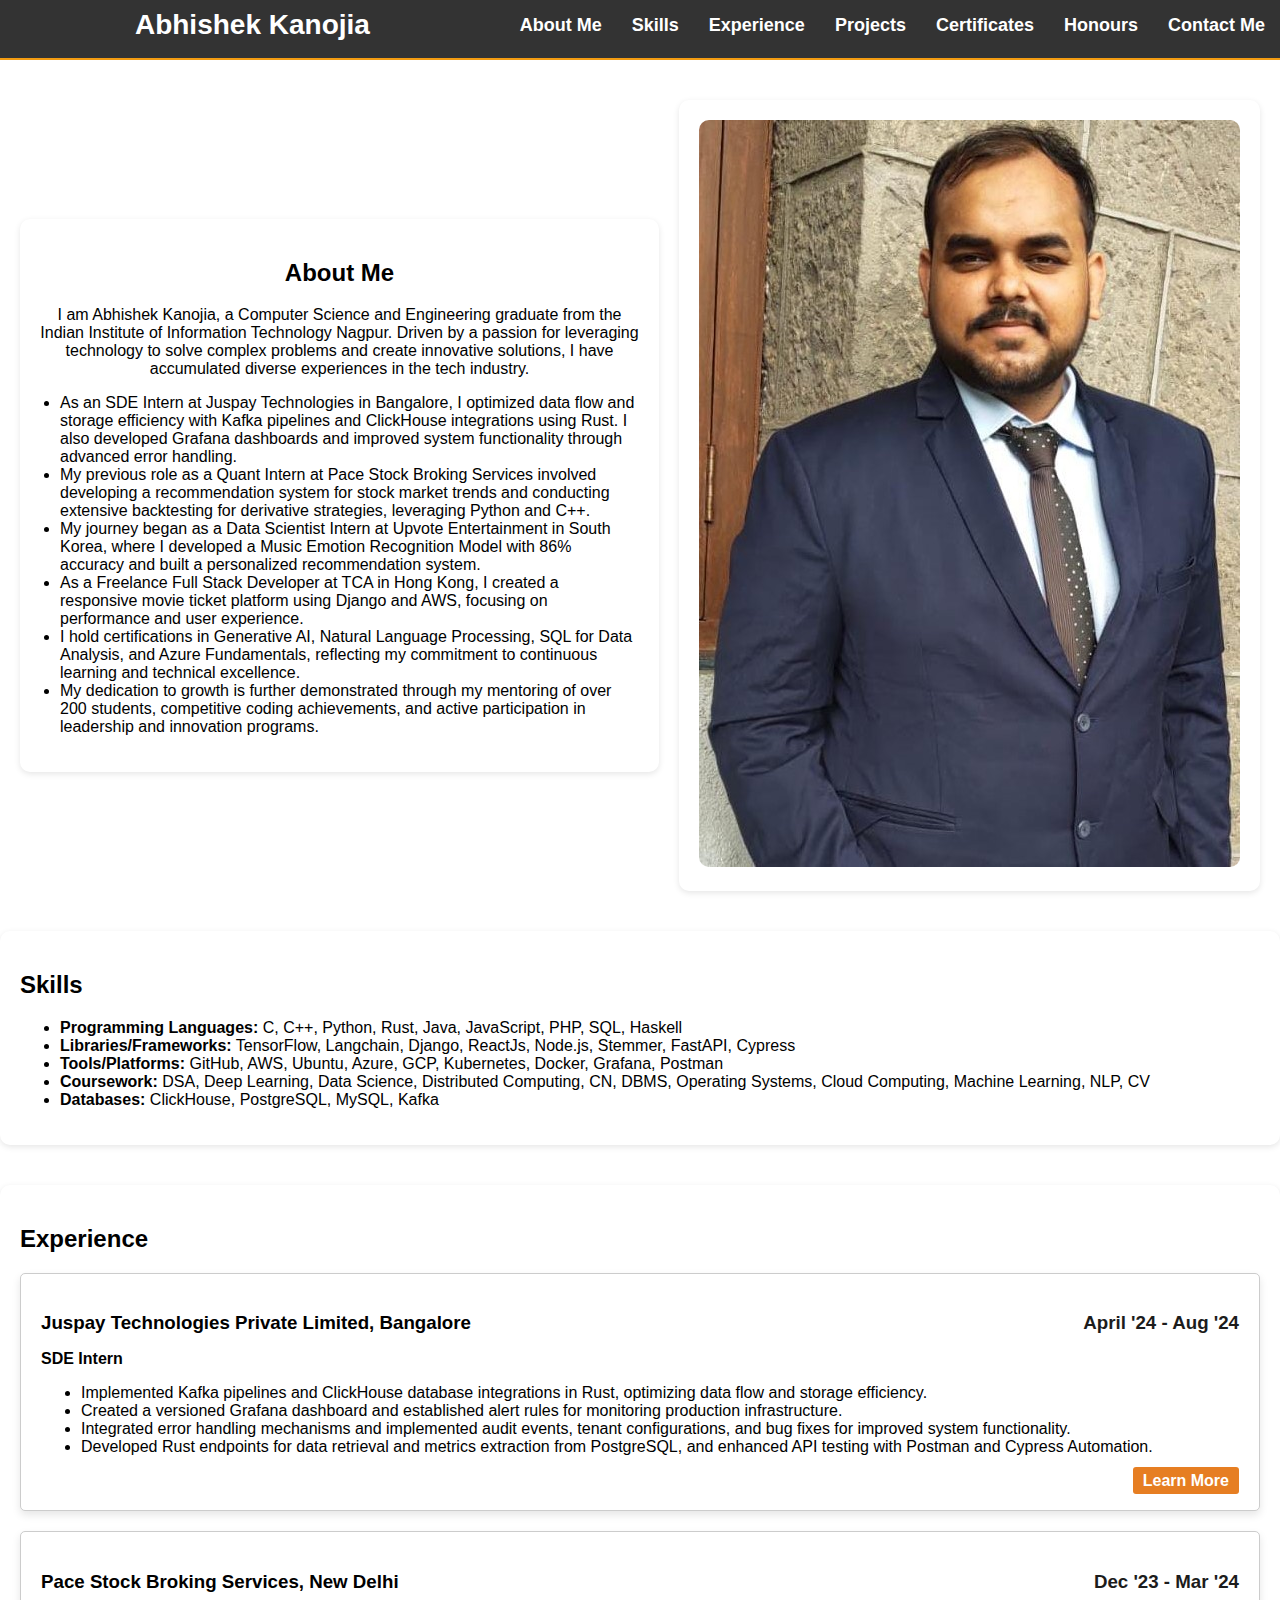
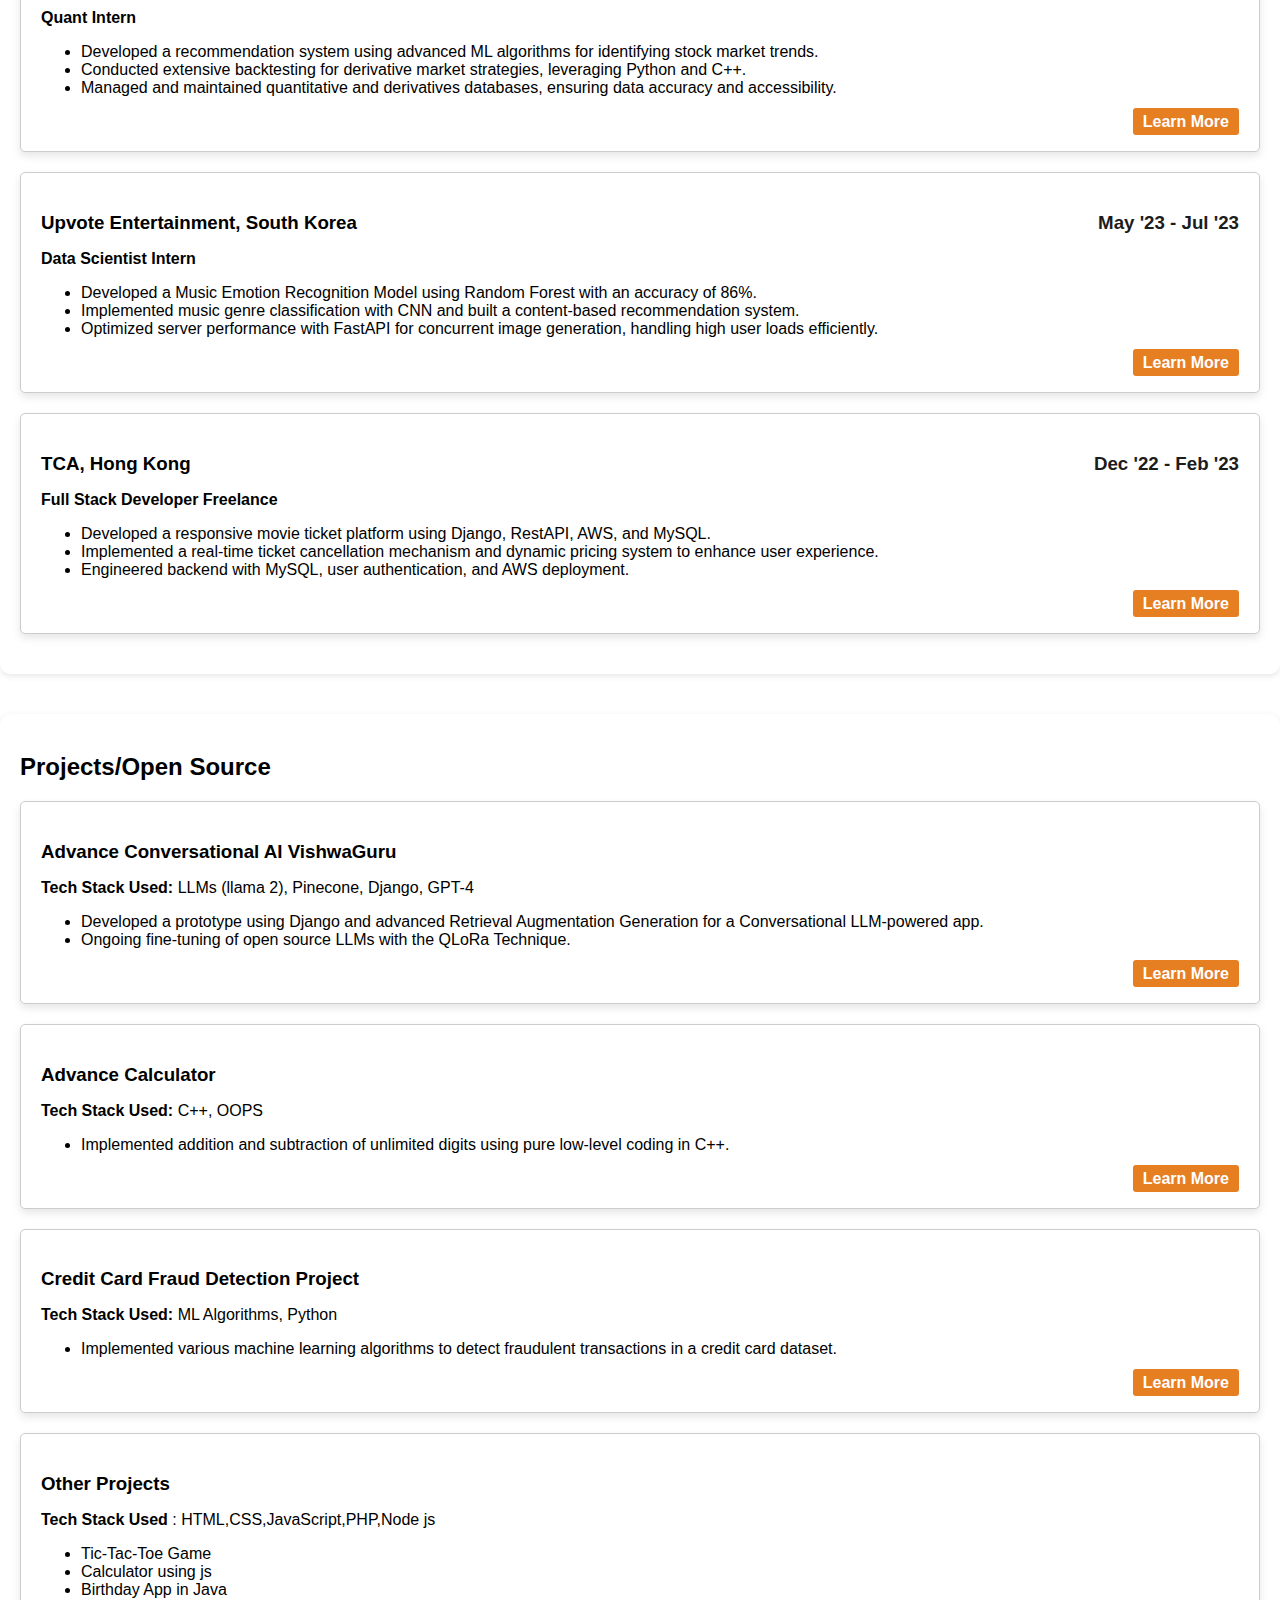
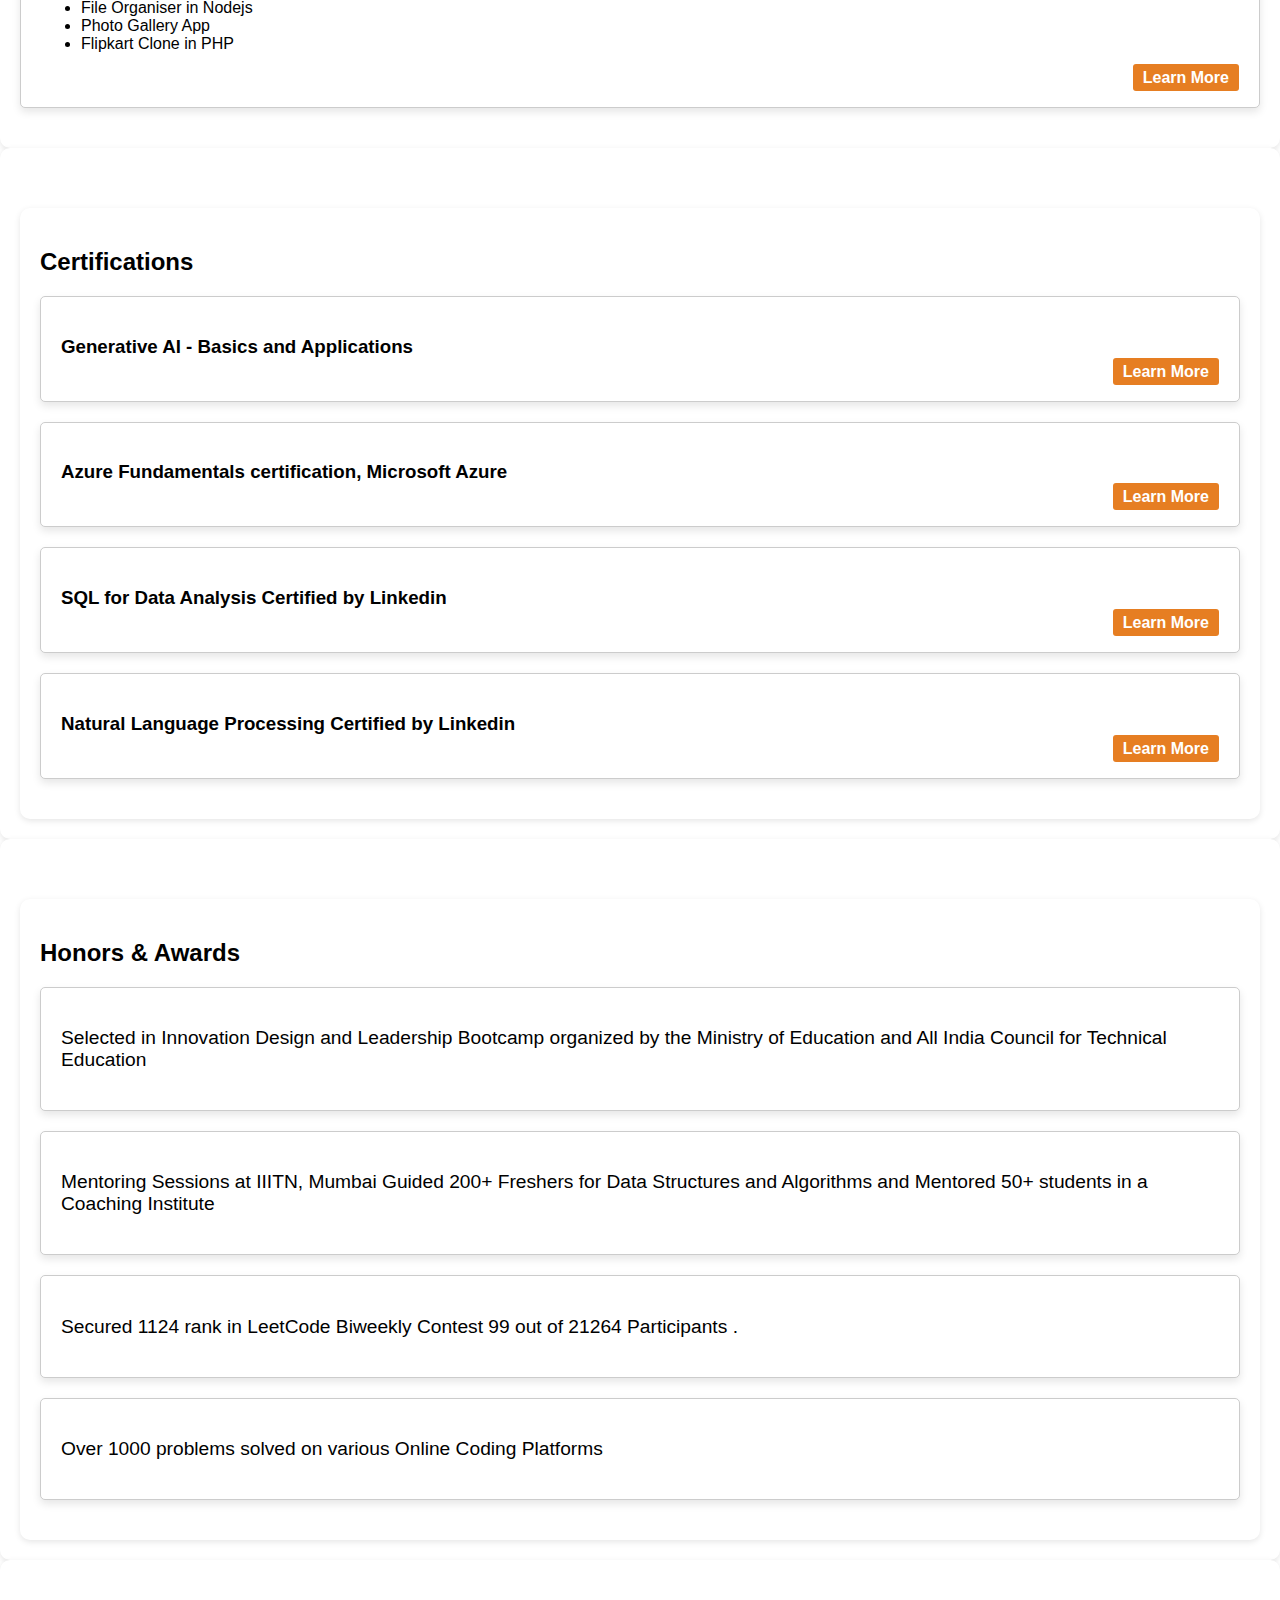
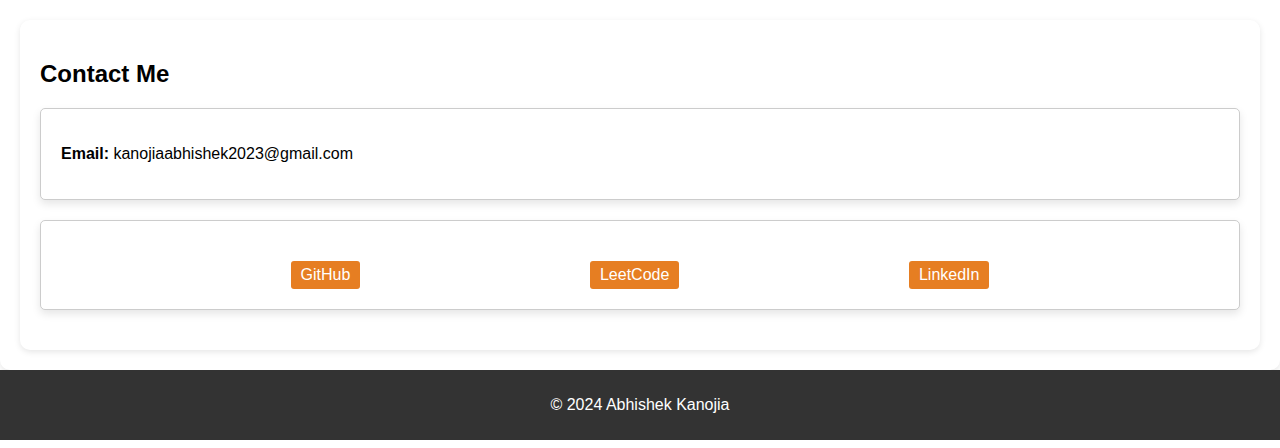
<file: index.html>
<!DOCTYPE html>
<html lang="en">

<head>
    <meta charset="UTF-8">
    <meta name="viewport" content="width=device-width, initial-scale=1.0">
    <title>Abhishek Kanojia - Portfolio</title>
    <link rel="stylesheet" href="style.css">
</head>

<script>
    // script.js
        document.addEventListener('DOMContentLoaded', function () {
            const menuToggle = document.getElementById('menu-toggle');
            const mainNav = document.getElementById('main-nav');

            menuToggle.addEventListener('click', function () {
                mainNav.classList.toggle('active');
            });
        });

</script>
<body>
    <header>
        <h1 class="logo" style = 'text-align: center;'>Abhishek Kanojia</h1>
        <button class="menu-toggle" id="menu-toggle">
            <span class="menu-icon"></span>
            <span class="menu-icon"></span>
            <span class="menu-icon"></span>
        </button>
        <nav class="main-nav" id="main-nav">
            <ul>
                <li><a href="#about">About Me</a></li>
                <li><a href="#skills">Skills</a></li>
                <li><a href="#experience">Experience</a></li>
                <li><a href="#project">Projects</a></li>
                <li><a href="#certificates">Certificates</a></li>
                <li><a href="#awards">Honours</a></li>
                <li><a href="#contact">Contact Me</a></li>
            </ul>
        </nav>
    </header>

    <section id="about" class="about">
        <div class="card-row">
            <div class="about-card card">
                <h2>About Me</h2>
                <p>
                    I am Abhishek Kanojia, a Computer Science and Engineering graduate from the Indian Institute of
                    Information Technology Nagpur. Driven by a passion for leveraging technology to solve complex
                    problems and create innovative solutions, I have accumulated diverse experiences in the tech
                    industry.
                </p>
                <ul class="points">
                    <li>As an SDE Intern at Juspay Technologies in Bangalore, I optimized data flow and storage
                        efficiency with Kafka pipelines and ClickHouse integrations using Rust. I also developed Grafana
                        dashboards and improved system functionality through advanced error handling.</li>
                    <li>My previous role as a Quant Intern at Pace Stock Broking Services involved developing a
                        recommendation system for stock market trends and conducting extensive backtesting for
                        derivative strategies, leveraging Python and C++.</li>
                    <li>My journey began as a Data Scientist Intern at Upvote Entertainment in South Korea, where I
                        developed a Music Emotion Recognition Model with 86% accuracy and built a personalized
                        recommendation system.</li>
                    <li>As a Freelance Full Stack Developer at TCA in Hong Kong, I created a responsive movie ticket
                        platform using Django and AWS, focusing on performance and user experience.</li>
                    <li>I hold certifications in Generative AI, Natural Language Processing, SQL for Data Analysis, and
                        Azure Fundamentals, reflecting my commitment to continuous learning and technical excellence.
                    </li>
                    <li>My dedication to growth is further demonstrated through my mentoring of over 200 students,
                        competitive coding achievements, and active participation in leadership and innovation programs.
                    </li>
                </ul>
            </div>
            <div class="photo-card card">
                <img src="new_abhi1.jpg" alt="Abhishek Kanojia" />
            </div>
        </div>
    </section>

    <section id="skills" class="skills-card card">
        <h2>Skills</h2>
        <ul>
            <li><strong>Programming Languages:</strong> C, C++, Python, Rust, Java, JavaScript, PHP, SQL, Haskell</li>
            <li><strong>Libraries/Frameworks:</strong> TensorFlow, Langchain, Django, ReactJs, Node.js, Stemmer,
                FastAPI, Cypress</li>
            <li><strong>Tools/Platforms:</strong> GitHub, AWS, Ubuntu, Azure, GCP, Kubernetes, Docker, Grafana, Postman
            </li>
            <li><strong>Coursework:</strong> DSA, Deep Learning, Data Science, Distributed Computing, CN, DBMS,
                Operating Systems, Cloud Computing, Machine Learning, NLP, CV</li>
            <li><strong>Databases:</strong> ClickHouse, PostgreSQL, MySQL, Kafka</li>
        </ul>
    </section>

    <section id="experience" class="experience-card card">
        <h2>Experience</h2>
        <div class="internship-card">
            <div class="experience-details">
                <h3 class="company-date">Juspay Technologies Private Limited, Bangalore <span class="date">April '24 -
                        Aug '24</span></h3>
                <p class="company"><strong>SDE Intern</strong></p>
                <ul class="description">
                    <li>Implemented Kafka pipelines and ClickHouse database integrations in Rust, optimizing data flow
                        and storage efficiency.</li>
                    <li>Created a versioned Grafana dashboard and established alert rules for monitoring production
                        infrastructure.</li>
                    <li>Integrated error handling mechanisms and implemented audit events, tenant configurations, and
                        bug fixes for improved system functionality.</li>
                    <li>Developed Rust endpoints for data retrieval and metrics extraction from PostgreSQL, and enhanced
                        API testing with Postman and Cypress Automation.</li>
                </ul>
                <div class="learn-more">
                    <a href="https://www.linkedin.com/posts/abhishek-kanojia-ai_juspay-sde-activity-7188614273982500865-G_Z4?utm_source=share&utm_medium=member_desktop"
                        target="_blank" class="learn-more">Learn More</a>
                </div>
            </div>
        </div>

        <div class="internship-card">
            <div class="experience-details">
                <h3 class="company-date">Pace Stock Broking Services, New Delhi <span class="date">Dec '23 - Mar
                        '24</span></h3>
                <p class="company"><strong>Quant Intern</strong></p>
                <ul class="description">
                    <li>Developed a recommendation system using advanced ML algorithms for identifying stock market
                        trends.</li>
                    <li>Conducted extensive backtesting for derivative market strategies, leveraging Python and C++.
                    </li>
                    <li>Managed and maintained quantitative and derivatives databases, ensuring data accuracy and
                        accessibility.</li>
                </ul>
                <div class="learn-more">
                    <a href="https://www.linkedin.com/posts/abhishek-kanojia-ai_quantintern-highfrequencytrading-financetechnology-activity-7146752190357946368-GntI?utm_source=share&utm_medium=member_desktop"
                        target="_blank" class="learn-more">Learn More</a>
                </div>
            </div>
        </div>

        <div class="internship-card">
            <div class="experience-details">
                <h3 class="company-date">Upvote Entertainment, South Korea <span class="date">May '23 - Jul '23</span>
                </h3>
                <p class="company"><strong>Data Scientist Intern</strong></p>
                <ul class="description">
                    <li>Developed a Music Emotion Recognition Model using Random Forest with an accuracy of 86%.</li>
                    <li>Implemented music genre classification with CNN and built a content-based recommendation system.
                    </li>
                    <li>Optimized server performance with FastAPI for concurrent image generation, handling high user
                        loads efficiently.</li>
                </ul>
                <div class="learn-more">
                    <a href="https://www.linkedin.com/posts/abhishek-kanojia-ai_datascience-internshipjourney-machinelearning-activity-7094712953244950529-J6Hc?utm_source=share&utm_medium=member_desktop"
                        target="_blank" class="learn-more">Learn More</a>
                </div>
            </div>
        </div>

        <div class="internship-card">
            <div class="experience-details">
                <h3 class="company-date">TCA, Hong Kong <span class="date">Dec '22 - Feb '23</span></h3>
                <p class="company"><strong>Full Stack Developer Freelance</strong></p>
                <ul class="description">
                    <li>Developed a responsive movie ticket platform using Django, RestAPI, AWS, and MySQL.</li>
                    <li>Implemented a real-time ticket cancellation mechanism and dynamic pricing system to enhance user
                        experience.</li>
                    <li>Engineered backend with MySQL, user authentication, and AWS deployment.</li>
                </ul>
                <div class="learn-more">
                    <a href="https://github.com/Abhitator216/TCA_HK_Movies_Ticketing" target="_blank"
                        class="learn-more">Learn More</a>
                </div>
            </div>
        </div>
    </section>

    <section id="project" class="experience-card card">
        <h2>Projects/Open Source</h2>
        <div class="internship-card">
            <div class="experience-details">
                <h3 class="company-date">Advance Conversational AI VishwaGuru</h3>
                <p class="company"><strong>Tech Stack Used:</strong> LLMs (llama 2), Pinecone, Django, GPT-4</p>
                <ul class="description">
                    <li>Developed a prototype using Django and advanced Retrieval Augmentation Generation for a
                        Conversational LLM-powered app.</li>
                    <li>Ongoing fine-tuning of open source LLMs with the QLoRa Technique.</li>
                </ul>
                <div class="learn-more">
                    <a href="https://github.com/Abhitator216/Chat_with_Bhagvadgeeta" target="_blank"
                        class="learn-more">Learn More</a>
                </div>
            </div>
        </div>

        <div class="internship-card">
            <div class="experience-details">
                <h3 class="company-date">Advance Calculator</h3>
                <p class="company"><strong>Tech Stack Used:</strong> C++, OOPS</p>
                <ul class="description">
                    <li>Implemented addition and subtraction of unlimited digits using pure low-level coding in C++.
                    </li>
                </ul>
                <div class="learn-more">
                    <a href="https://github.com/horizon3902/Unlimited-Integer" target="_blank" class="learn-more">Learn
                        More</a>
                </div>
            </div>
        </div>

        <div class="internship-card">
            <div class="experience-details">
                <h3 class="company-date">Credit Card Fraud Detection Project</h3>
                <p class="company"><strong>Tech Stack Used:</strong> ML Algorithms, Python</p>
                <ul class="description">
                    <li>Implemented various machine learning algorithms to detect fraudulent transactions in a credit
                        card dataset.</li>
                </ul>
                <div class="learn-more">
                    <a href="https://github.com/Abhitator216/Credit-Card-Fraud-Detection" target="_blank"
                        class="learn-more">Learn
                        More</a>
                </div>
            </div>
        </div>

        <div class="internship-card">
            <div class="experience-details">

                <h3 class="company-date">Other Projects </h3>

                <p class="company"><strong>Tech Stack Used </strong> : HTML,CSS,JavaScript,PHP,Node js </p>
                <ul class="description">
                    <li>Tic-Tac-Toe Game </li>
                    <li>Calculator using js </li>
                    <li>Birthday App in Java</li>
                    <li>File Organiser in Nodejs</li>
                    <li>Photo Gallery App</li>
                    <li>Flipkart Clone in PHP</li>
                </ul>
                <div class="learn-more">
                    <a href="https://github.com/chiraggarg890/CAkart" target="_blank" class="learn-more">Learn More</a>
                </div>
            </div>
        </div>

    </section>

    <section id="certificates" class="certificates-card card">
        <!-- Certificates  -->
        <div id="certificates" class="experience-card card">
            <h2>Certifications</h2>
            <div class="internship-card">
                <div class="experience-details">

                    <h3 class="company-date"> Generative AI - Basics and Applications </h3>
                    <div class="learn-more">
                        <a href="https://www.coursera.org/account/accomplishments/certificate/TYM49DMARHWM"
                            target="_blank" class="learn-more">Learn More</a>
                    </div>
                </div>
            </div>
            <div class="internship-card">
                <div class="experience-details">

                    <h3 class="company-date">Azure Fundamentals certification, Microsoft Azure</h3>
                    <div class="learn-more">
                        <a href="https://www.credly.com/badges/7dbdb8d0-c79c-4d36-a899-7a6b0f75d1fd" target="_blank"
                            class="learn-more">Learn More</a>
                    </div>
                </div>

            </div>
            <div class="internship-card">
                <div class="experience-details">

                    <h3 class="company-date"> SQL for Data Analysis Certified by Linkedin</h3>
                    <div class="learn-more">
                        <a href="https://www.linkedin.com/learning/certificates/9328c1d71063762e8fda8126d8ec18d71e2b9ee072878f3ef72ee4cbf6ea7670?lipi=urn%3Ali%3Apage%3Ad_flagship3_profile_view_base%3B8V41IMmrR2mMA9ziZfTpRA%3D%3D"
                            target="_blank" class="learn-more">Learn More</a>
                    </div>
                </div>
            </div>
            <div class="internship-card">
                <div class="experience-details">

                    <h3 class="company-date"> Natural Language Processing Certified by Linkedin</h3>
                    <div class="learn-more">
                        <a href="https://www.linkedin.com/learning/certificates/fe21d8bc9f1c575f677197e849f3568a1f2646e7a40ca86973e026a88b5b4013"
                            target="_blank" class="learn-more">Learn More</a>
                    </div>
                </div>
            </div>


        </div>
    </section>

    <section id="awards" class="honours-card card">
        <div id="awards" class="experience-card card">
            <h2>Honors & Awards</h2>
            <div class="internship-card">
                <div class="experience-details">

                    <p class="myclass">Selected in Innovation Design and Leadership Bootcamp organized by the Ministry
                        of
                        Education and All India Council for Technical Education</p>
                    <!-- <div class="learn-more">
                            <a href="#" class="learn-more">Learn More</a>
                        </div> -->
                </div>

            </div>
            <div class="internship-card">
                <div class="experience-details">

                    <p class="myclass"> Mentoring Sessions at IIITN, Mumbai Guided 200+ Freshers for Data Structures and
                        Algorithms and Mentored 50+ students in a Coaching Institute</p>
                    <!-- <div class="learn-more">
                            <a href="#" class="learn-more">Learn More</a>
                        </div> -->
                </div>
            </div>
            <div class="internship-card">
                <div class="experience-details">

                    <p class="myclass">Secured 1124 rank in LeetCode Biweekly Contest 99 out of 21264 Participants .
                        </p3>
                        <!-- <div class="learn-more">
                            <a href="#" class="learn-more">Learn More</a>
                        </div> -->
                </div>
            </div>
            <div class="internship-card">
                <div class="experience-details">

                    <p class="myclass">Over 1000 problems solved on various Online Coding Platforms</p>
                    <!-- <div class="learn-more">
                            <a href="#" class="learn-more">Learn More</a>
                        </div> -->
                </div>
            </div>

        </div>
    </section>

    <section id="contact" class="contact-card card">
        <div id="contact" class="experience-card card">
            <h2>Contact Me</h2>
            <div class="internship-card">
                <div class="contact-details">
                    <p><strong>Email:</strong> kanojiaabhishek2023@gmail.com</p>
                    <!-- <p><strong>Phone:</strong> 9082419386 -->
                    <p>
                </div>

            </div>
            <div class="internship-card">
                <div class="experience-details">
                    <div class="profile-links">
                        <a href="https://github.com/Abhitator216" target="_blank">GitHub</a>
                        <a href="https://leetcode.com/abhitator007/" target="_blank">LeetCode</a>
                        <a href="https://www.linkedin.com/in/abhishek-kanojia-ai/" target="_blank">LinkedIn</a>
                    </div>
                </div>
            </div>
        </div>
    </section>

    <footer>
        <p>&copy; 2024 Abhishek Kanojia</p>
    </footer>
</body>

</html>
</file>
<file: style.css>
/* General Styles */
/* General Styles */
body {
  margin: 0;
  font-family: Arial, sans-serif;
}

header {
  display: flex;
  justify-content: space-between;
  align-items: center;
  background-color: #333;
  padding: 8px 20px;
  border-bottom: 2px solid #f39c12;
  height: 50px;
  margin: -8px -20px 0;
  position: relative;
}

.logo {
  color: white;
  font-size: 28px;
  margin: 0;
  text-align: center;
  flex: 1;
}

/* Hide menu-toggle button on large screens */
.menu-toggle {
  display: none;
  flex-direction: column;
  justify-content: space-between;
  width: 30px;
  height: 20px;
  background: transparent;
  border: none;
  cursor: pointer;
  position: absolute;
  right: 20px;
  top: 10px;
  z-index: 1000;
}

.menu-icon {
  background-color: white;
  height: 3px;
  width: 100%;
  border-radius: 3px;
}

/* Main navigation styles */
.main-nav {
  display: flex;
  align-items: center;
}

.main-nav ul {
  list-style: none;
  padding: 0;
  margin: 0;
  display: flex;
}

.main-nav ul li {
  margin: 0 15px;
}

.main-nav ul li a {
  color: white;
  text-decoration: none;
  font-size: 18px;
  font-weight: bold;
  transition: color 0.3s;
}

.main-nav ul li a:hover {
  color: #f39c12;
}

/* Responsive Design */
@media (max-width: 1024px) {
  header {
      flex-direction: column;
      align-items: center;
    }

  .menu-toggle {
    display: flex;
  }

  .main-nav {
    display: none;
    width: 100%;
    background-color: #333;
    position: absolute;
    top: 50px;
    left: 0;
    flex-direction: column;
    align-items: center;
    z-index: 1000;
  }

  .main-nav ul {
    flex-direction: column;
  }

  .main-nav ul li {
    margin: 10px 0;
  }

  .main-nav.active {
    display: flex;
  }
  
}

@media (max-width: 768px) {
  .logo {
    font-size: 24px;
  }

  .main-nav ul li a {
    font-size: 16px;
  }
}

@media (max-width: 480px) {
  .logo {
    font-size: 20px;
  }

  .main-nav ul li a {
    font-size: 14px;
  }
}

footer {
  text-align: center;
  padding: 10px;
  background-color: #333;
  color: white;
}

/* Style the logo */
.logo {
  color: white;
  font-size: 28px;
  margin: 14px;
}

/* Style the navigation bar */
nav {
  margin: 0;
}

nav ul {
  list-style: none;
  padding: 0;
  margin: 0;
}

nav ul li {
  display: inline-block;
  margin: 0 15px;
}

nav ul li a {
  color: white;
  text-decoration: none;
  font-size: 18px;
  font-weight: bold;
  transition: color 0.3s;
}

nav ul li a:hover {
  color: #f39c12;
}

.about {
  padding: 40px 20px;
  text-align: center;
}

.card-row {
  display: flex;
  flex-wrap: wrap;
  justify-content: center;
  align-items: center;
  gap: 20px;
}

.card {
  background-color: white;
  border-radius: 10px;
  box-shadow: 0px 2px 6px rgba(0, 0, 0, 0.1);
  padding: 20px;
}

.about-card {
  flex: 1;
  max-width: 600px;
}

.photo-card img {
  max-width: 100%;
  height: auto;
  border-radius: 10px;
}

.points {
  list-style-type: disc;
  padding-left: 20px;
  text-align: left;
}

.experience-card {
  margin-top: 40px;
}

.internship-card {
  display: flex;
  justify-content: space-between;
  align-items: flex-start;
  margin-bottom: 20px;
  border: 1px solid #ccc;
  border-radius: 5px;
  padding: 20px;
  box-shadow: 0 4px 8px rgba(0, 0, 0, 0.1);
  background-color: white;
}

.experience-details {
  flex: 3;
}

.company-date {
  display: flex;
  align-items: center;
  justify-content: space-between;
  margin-bottom: 5px;
  font-weight: bold;
}

.date {
  color: #1c1c1c;
}

.learn-more {
  margin-top: auto;
  text-align: right;
}

.learn-more a {
  background-color: #e67e22;
  padding: 5px 10px;
  border-radius: 3px;
  text-decoration: none;
  color: white;
  font-weight: bold;
  transition: background-color 0.3s;
}

.learn-more a:hover {
  background-color: #d26616;
}

.myclass {
  font-size: larger;
}

.profile-links {
  display: flex;
  justify-content: space-evenly;
  margin-top: 20px;
}

.profile-links a {
  background-color: #e67e22;
  padding: 5px 10px;
  border-radius: 3px;
  text-decoration: none;
  color: white;
}

/* Responsive Design */
@media (max-width: 1024px) {
  header {
    flex-direction: column;
    align-items: flex-start;
    padding: 10px;
  }

  nav ul {
    display: flex;
    flex-direction: column;
    margin-top: 10px;
  }

  nav ul li {
    display: block;
    margin: 5px 0;
  }

  .card-row {
    flex-direction: column;
  }

  .about-card {
    max-width: 100%;
  }
}

@media (max-width: 768px) {
  header {
    padding: 10px;
    height: auto;
  }

  .logo {
    font-size: 24px;
  }

  nav ul {
    padding: 0;
  }

  nav ul li {
    margin: 10px 0;
  }

  .about {
    padding: 20px 10px;
  }

  .photo-card img {
    max-width: 100%;
  }

  .points {
    padding-left: 10px;
  }

  .internship-card {
    flex-direction: column;
  }

  .experience-details {
    text-align: center;
  }

  .learn-more {
    text-align: center;
  }
}

@media (max-width: 480px) {
  .logo {
    font-size: 20px;
  }

  nav ul li a {
    font-size: 16px;
  }

  .about {
    padding: 10px;
  }

  .internship-card {
    padding: 15px;
  }

  .experience-details {
    font-size: 14px;
  }

  .profile-links a {
    font-size: 14px;
    padding: 4px 8px;
  }
}

footer {
  text-align: center;
  padding: 10px;
  background-color: #333;
  color: white;
}
</file>
